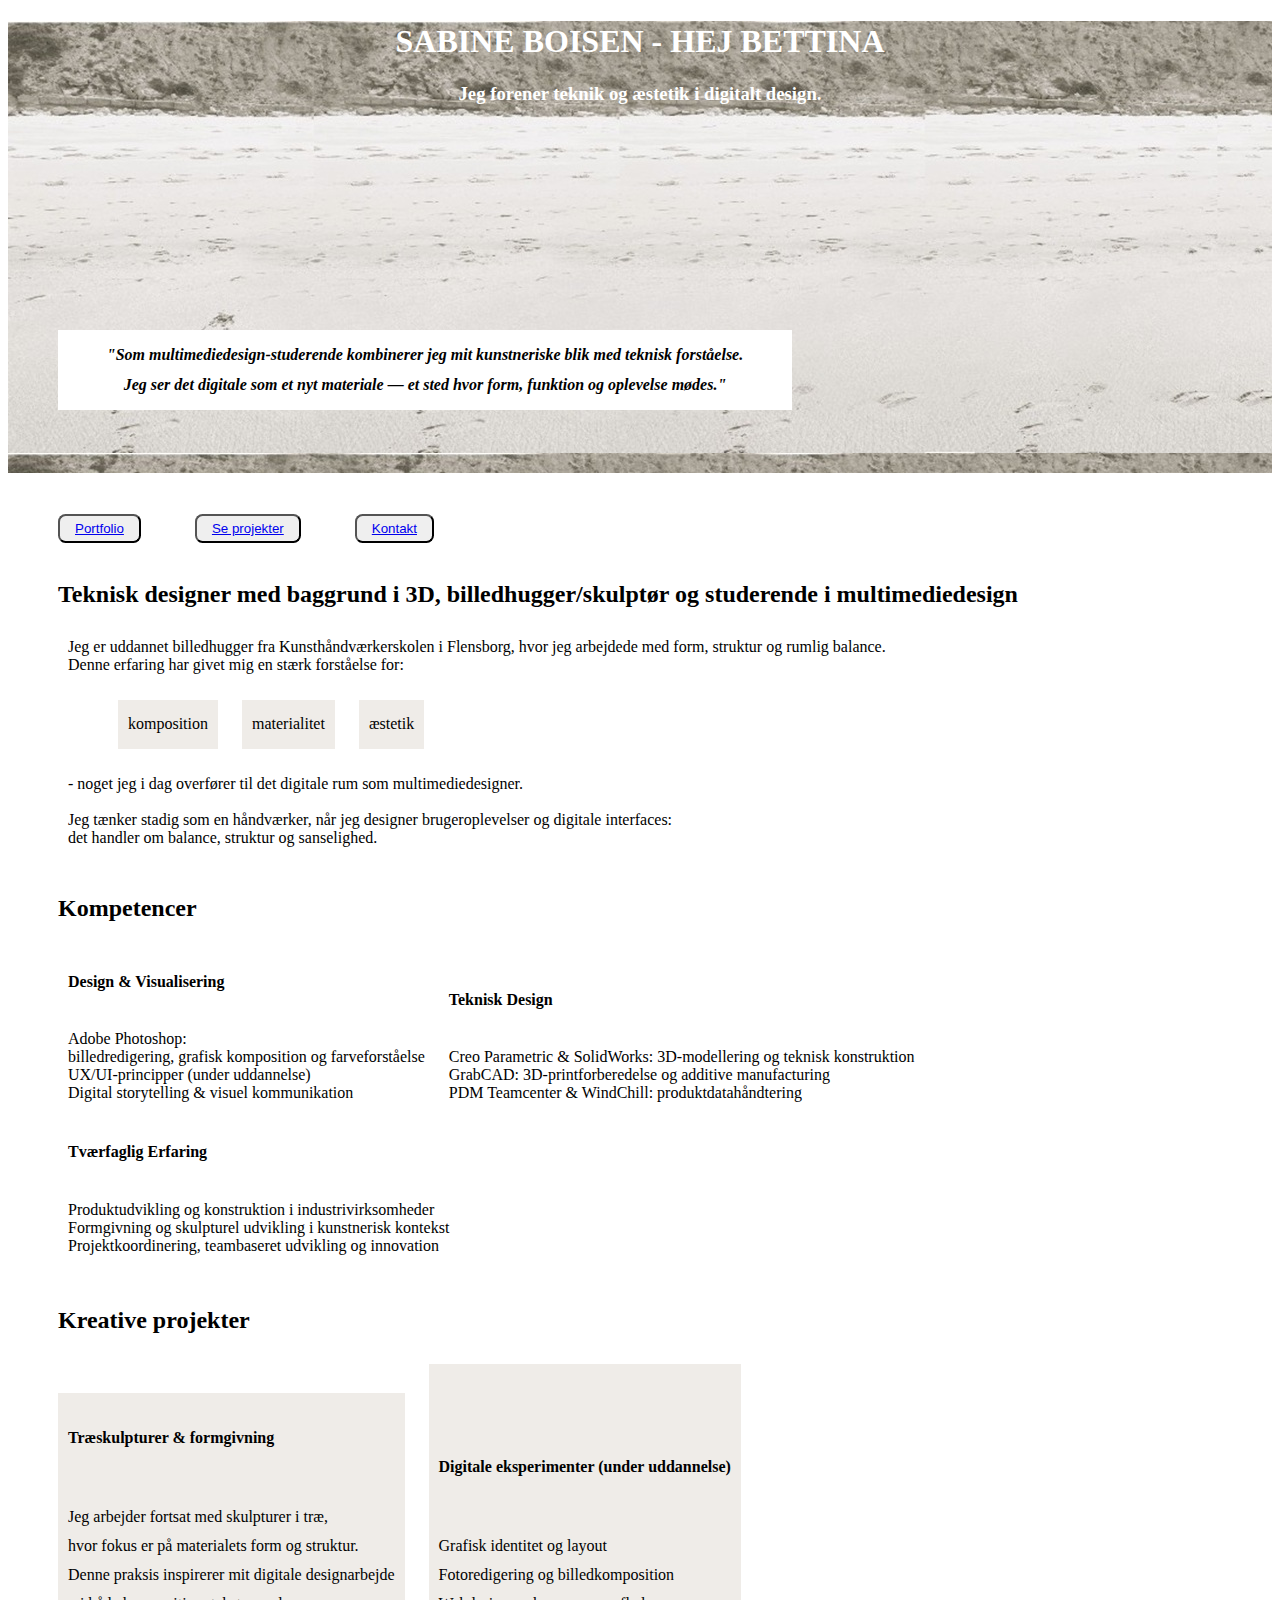
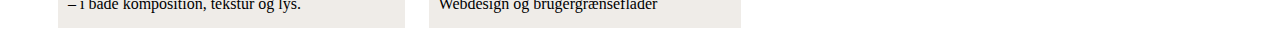
<file: Multimediedesigner Sabine.html>
<!DOCTYPE html>
<html lang="en">

<head>
    <meta charset="UTF-8">
    <meta name="viewport" content="width=device-width, initial-scale=1.0">
    <title>Multimediedesigner Sabine</title>
    <style>
        body {
            font-family: Lucida console;
        }

        header {
            background-image: url(Sabboi.JPG);
        }

        h1 {
            color: white;
            text-transform: uppercase;
            text-align: center;
            line-height: 40px;
        }

        h2 {
            margin-left: 50px;
        }

        h3 {
            color: white;
            text-align: center;

        }

        h5 {
            font-style: italic;
            font-size: 16px;
            line-height: 30px;
            text-align: center;
            background-color: white;
            margin-right: 430px;
            padding-top: 10px;
            padding-bottom: 10px;
        }

        p {
            text-align: center;
        }

        section {
            margin: 5px 50px;
        }

        article {
            display: inline-block;
            margin: 10px;
        }

        ul li {
            background-color: rgb(239, 236, 232);
            line-height: 1.8;
            margin: 10px;
            padding: 10px;
            display: inline-block;
            align-content: center;
        }

        ul {
            list-style-type: none;
        }

        button {
            display: inline-block;
            align-items: center;
            padding: 5px 15px;
            border-radius: 2mm;
            margin-left: 50px
        }
    </style>
</head>

<body>
    <header>
        <section>
            <h1>Sabine Boisen - Hej Bettina</h1>
            <h3>Jeg forener teknik og æstetik i digitalt design.</h3>
            <br>
            <br>
            <br>
            <br>
            <br>
            <br>
            <br>
            <br>
            <br>
            <br>
            <h5>"Som multimediedesign-studerende kombinerer jeg mit kunstneriske blik
                med teknisk forståelse.
                <br>Jeg ser det digitale som et nyt materiale
                — et sted hvor form, funktion og oplevelse mødes."
            </h5>
            <br>
            <br>
        </section>
    </header>
    <br>
    <br>
    <main>
        <nav>
            <button><a href="Portfolio Sabine.html">Portfolio</a></button>
            <button><a href="#Se projekter">Se projekter</a></button>
            <button><a href="#contact">Kontakt</a></button>
        </nav>
        <br>
        <h2>Teknisk designer med baggrund i 3D, billedhugger/skulptør og
            studerende i multimediedesign</h2>
        <section>
            <article>
                Jeg er uddannet billedhugger fra Kunsthåndværkerskolen i Flensborg, hvor jeg arbejdede med form,
                struktur og rumlig balance.
                <br>Denne erfaring har givet mig en stærk forståelse for:
                <ul>
                    <li>komposition</li>
                    <li>materialitet</li>
                    <li>æstetik</li>
                </ul>
                - noget jeg i dag overfører til det digitale rum som multimediedesigner.
                <br>
                <br>Jeg tænker stadig som en håndværker, når jeg designer brugeroplevelser og digitale interfaces:
                <br>det handler om balance, struktur og sanselighed.
                <br>
                <br>
            </article>
        </section>
        <h2>Kompetencer</h2>
        <SECTION>
            <article>
                <h4>Design & Visualisering</h4>
                <br>Adobe Photoshop:
                <br>billedredigering, grafisk komposition og farveforståelse
                <br>UX/UI-principper (under uddannelse)
                <br>Digital storytelling & visuel kommunikation
            </article>
            <article>
                <h4>Teknisk Design</h4>
                <br>Creo Parametric & SolidWorks: 3D-modellering og teknisk konstruktion
                <br>GrabCAD: 3D-printforberedelse og additive manufacturing
                <br>PDM Teamcenter & WindChill: produktdatahåndtering
            </article>
            <article>
                <h4>Tværfaglig Erfaring</h4>
                <br>Produktudvikling og konstruktion i industrivirksomheder
                <br>Formgivning og skulpturel udvikling i kunstnerisk kontekst
                <br>Projektkoordinering, teambaseret udvikling og innovation
                <br>
            </article>
        </SECTION>
        <br>

    </main>
    <footer>
        <h2>Kreative projekter</h2>
        <ul>
            <li>
                <h4>Træskulpturer & formgivning</h4>
                <br>Jeg arbejder fortsat med skulpturer i træ,
                <br>hvor fokus er på materialets form og struktur.
                <br>Denne praksis inspirerer mit digitale designarbejde
                <br>– i både komposition, tekstur og lys.
            </li>

            <li>
                <br>
                <br>
                <h4>Digitale eksperimenter (under uddannelse)</h4>
                <br>Grafisk identitet og layout
                <br>Fotoredigering og billedkomposition
                <br>Webdesign og brugergrænseflader
            </li>
    </footer>
</body>

</html>
</file>
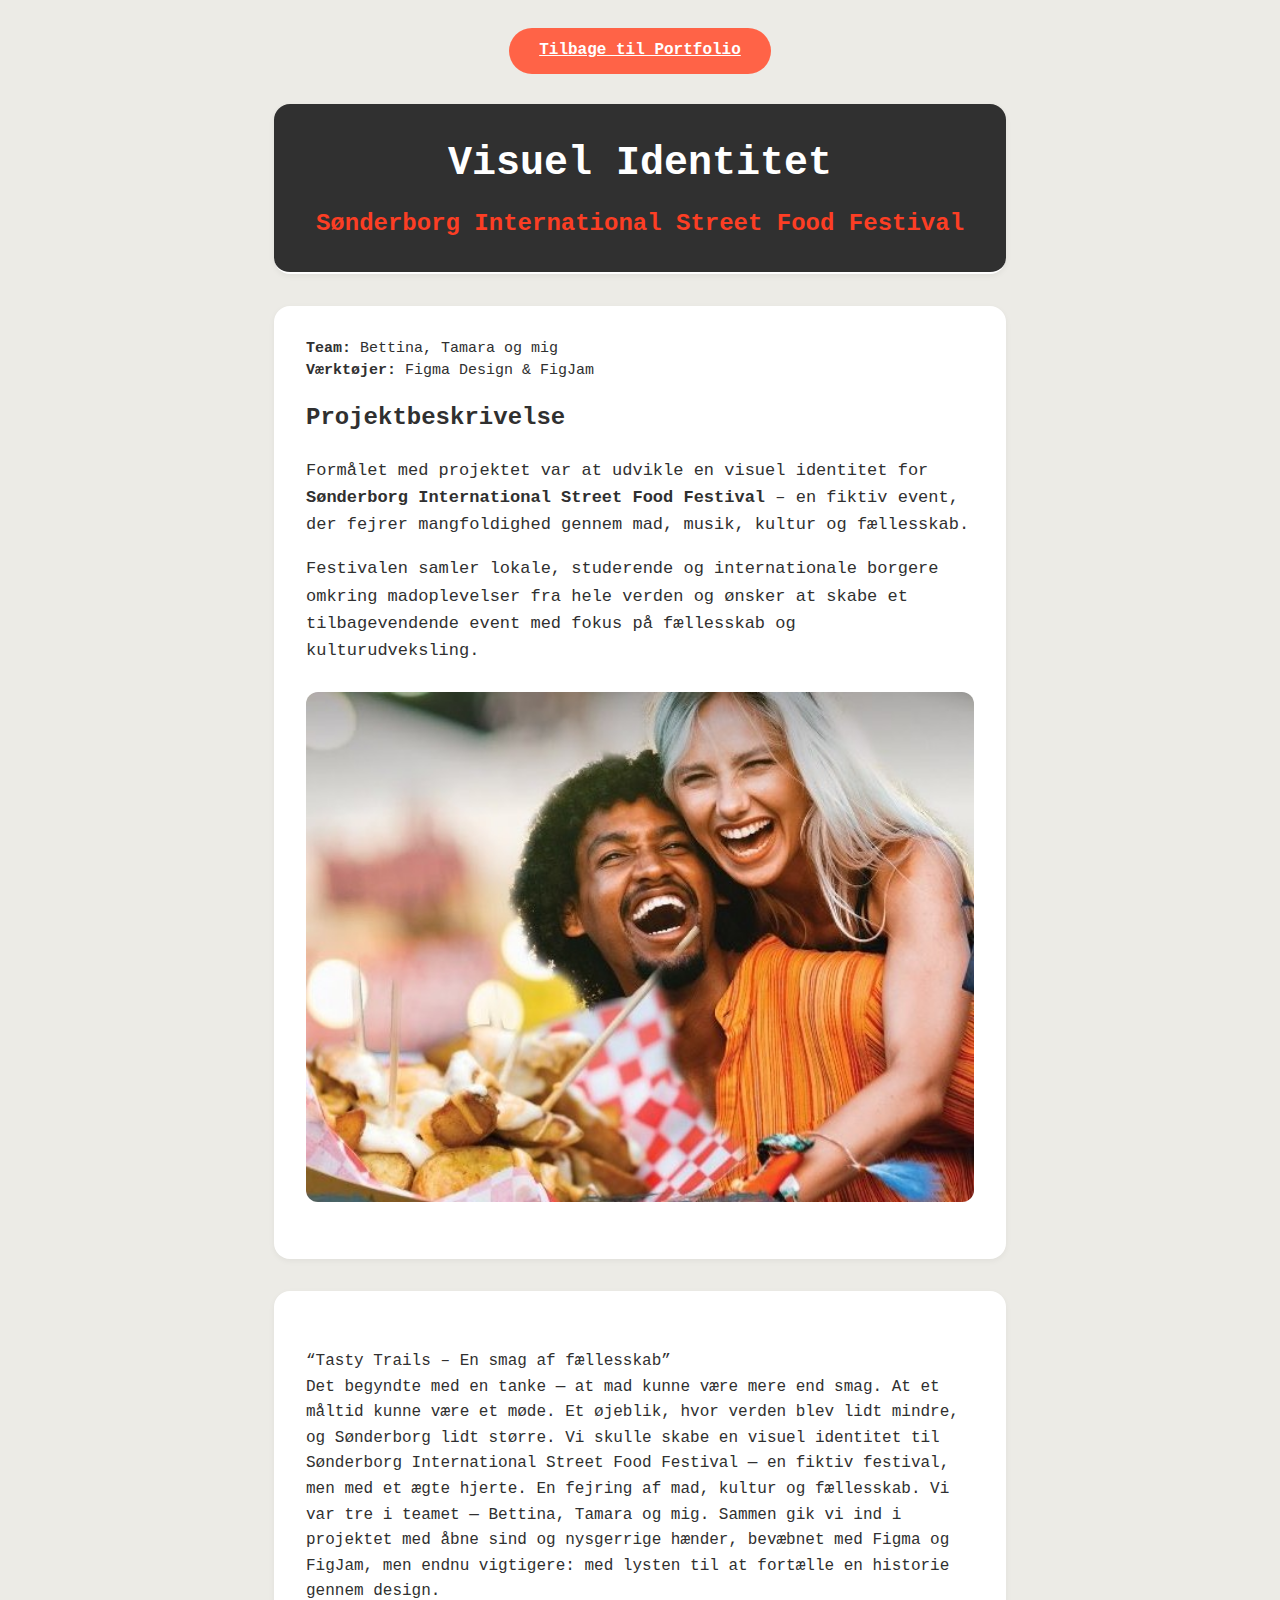
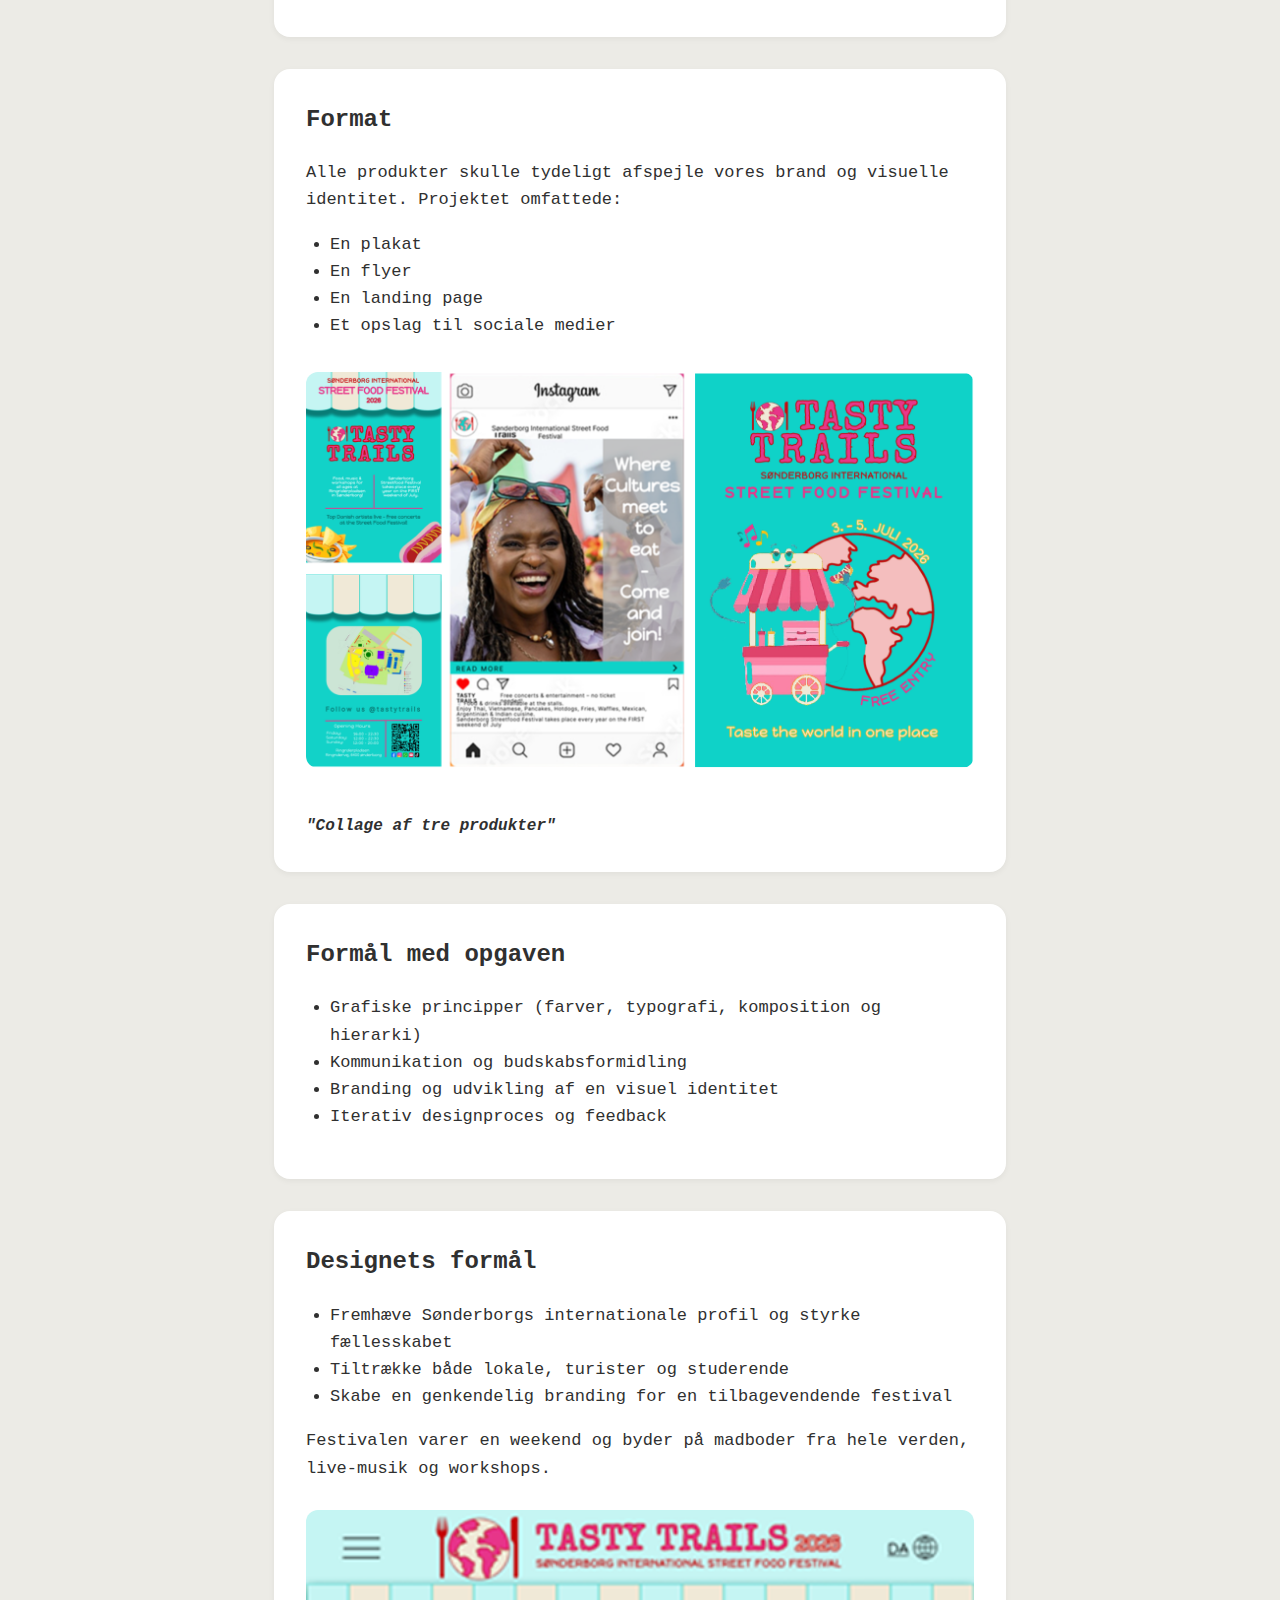
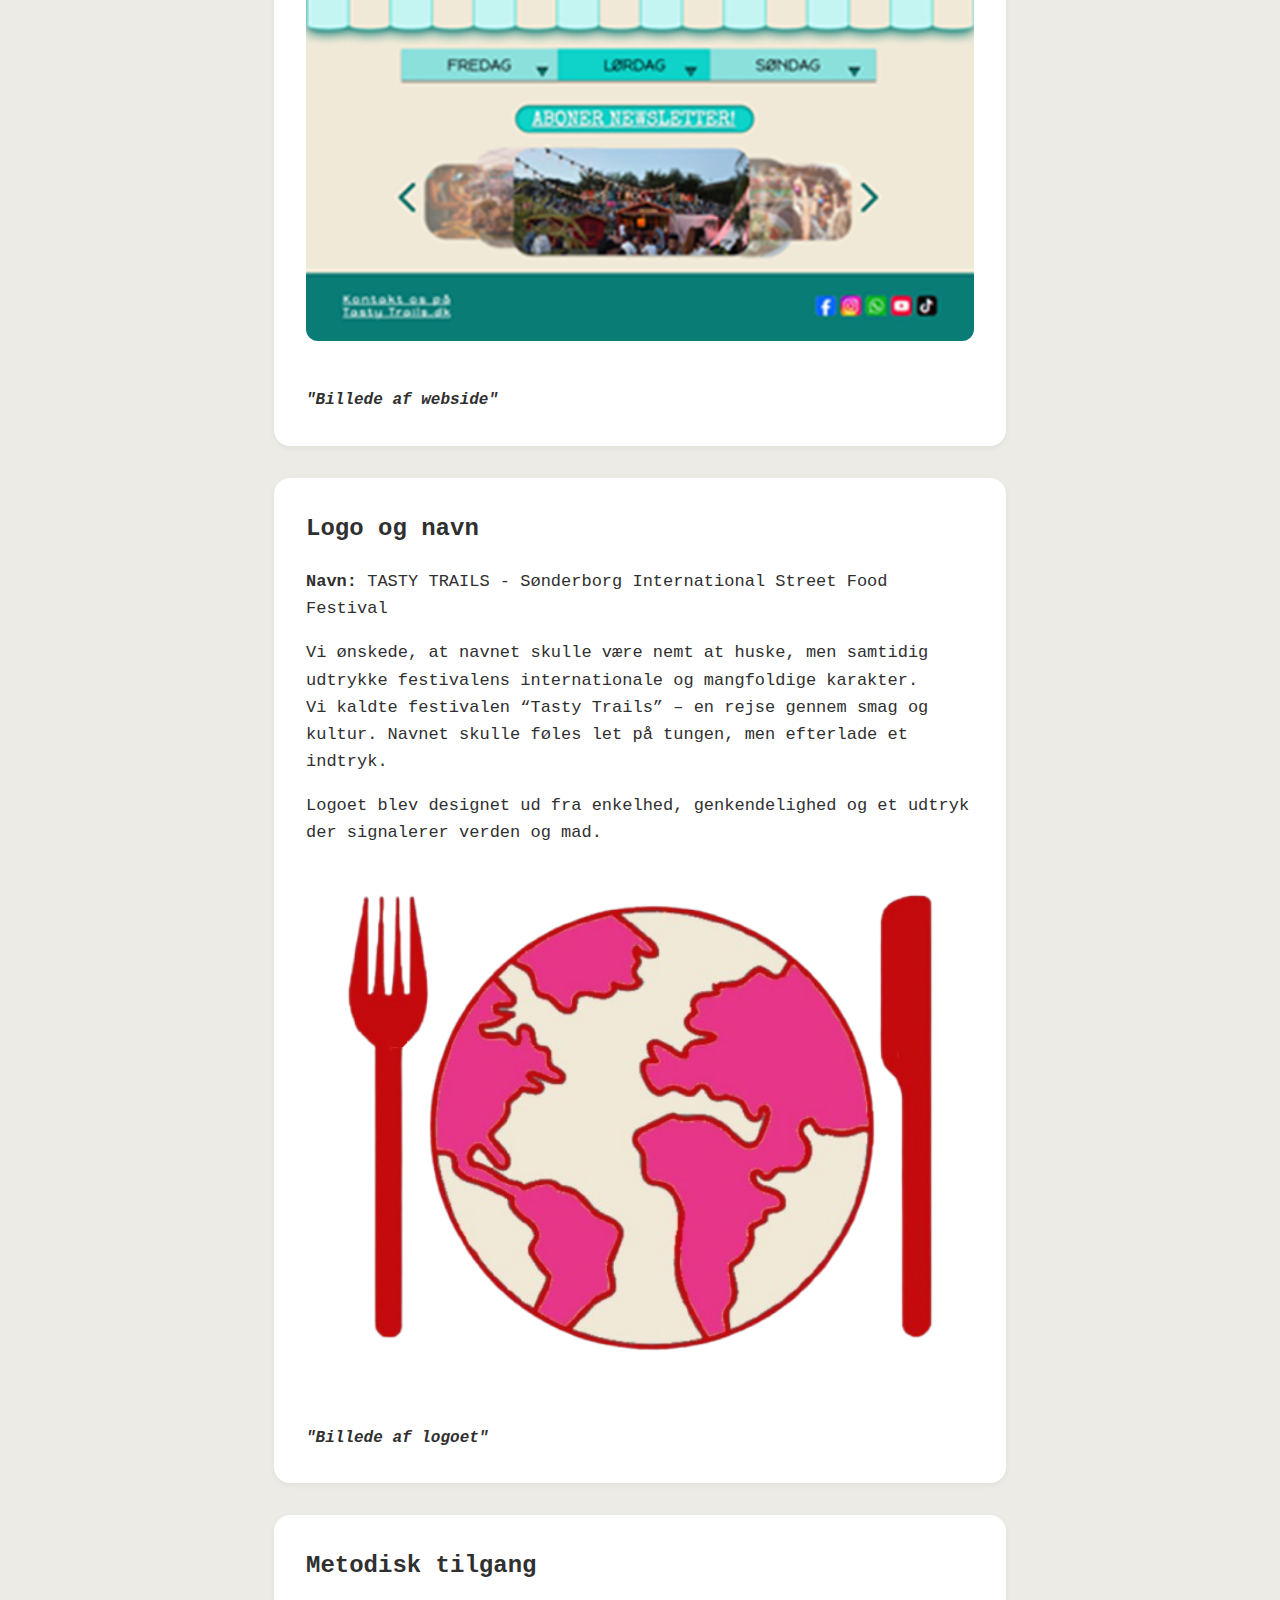
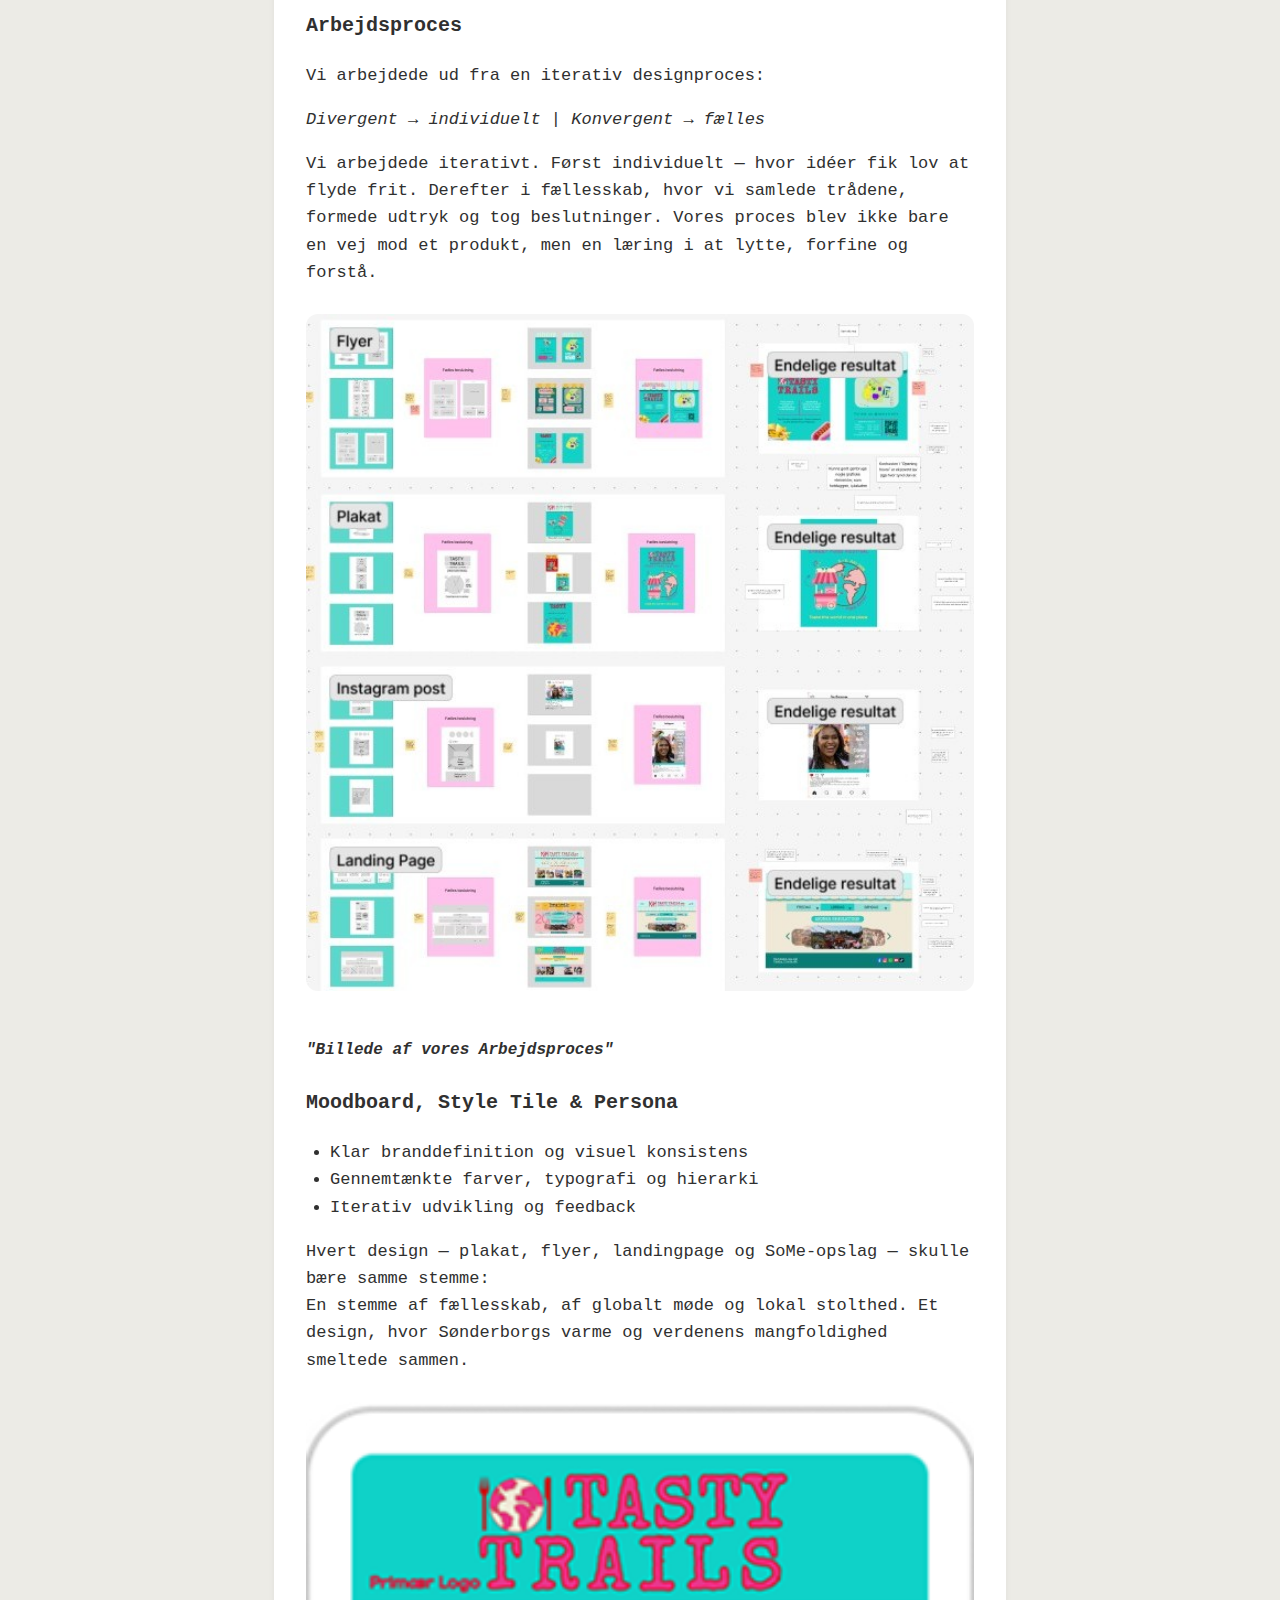
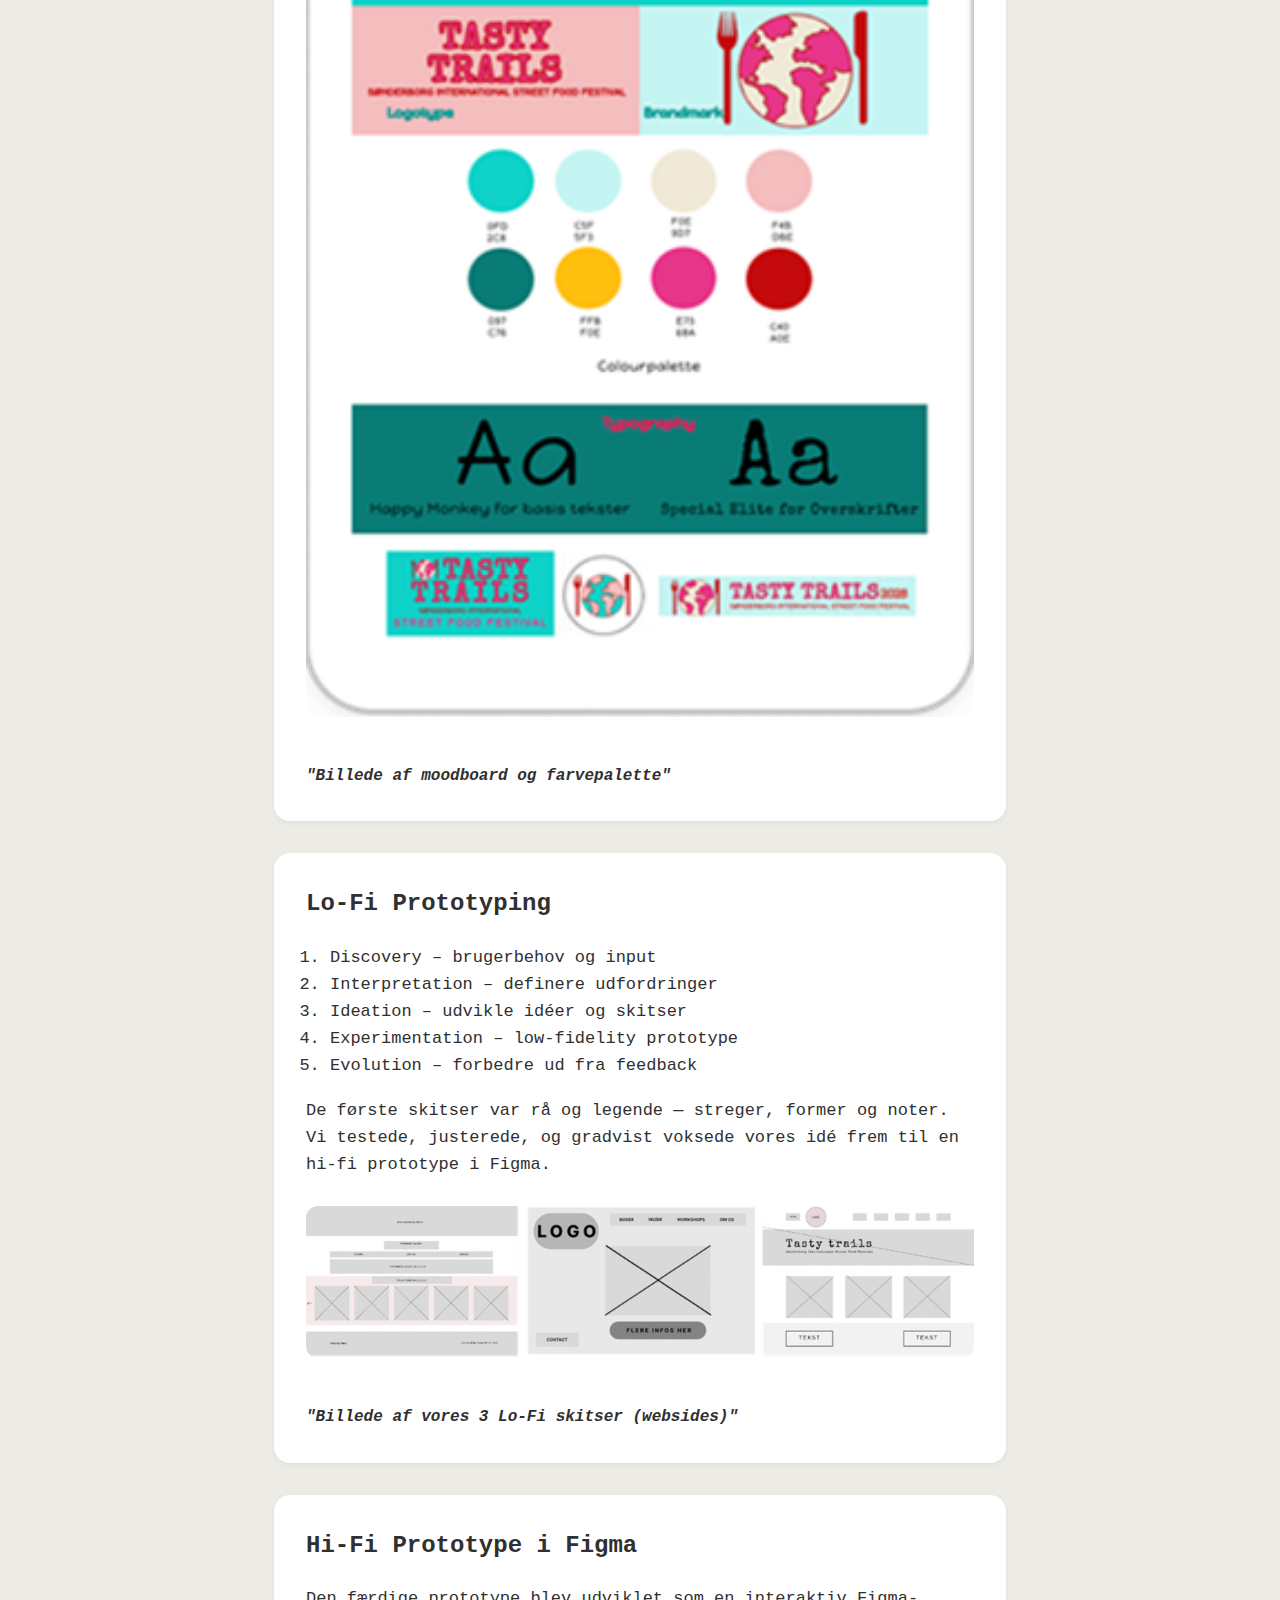
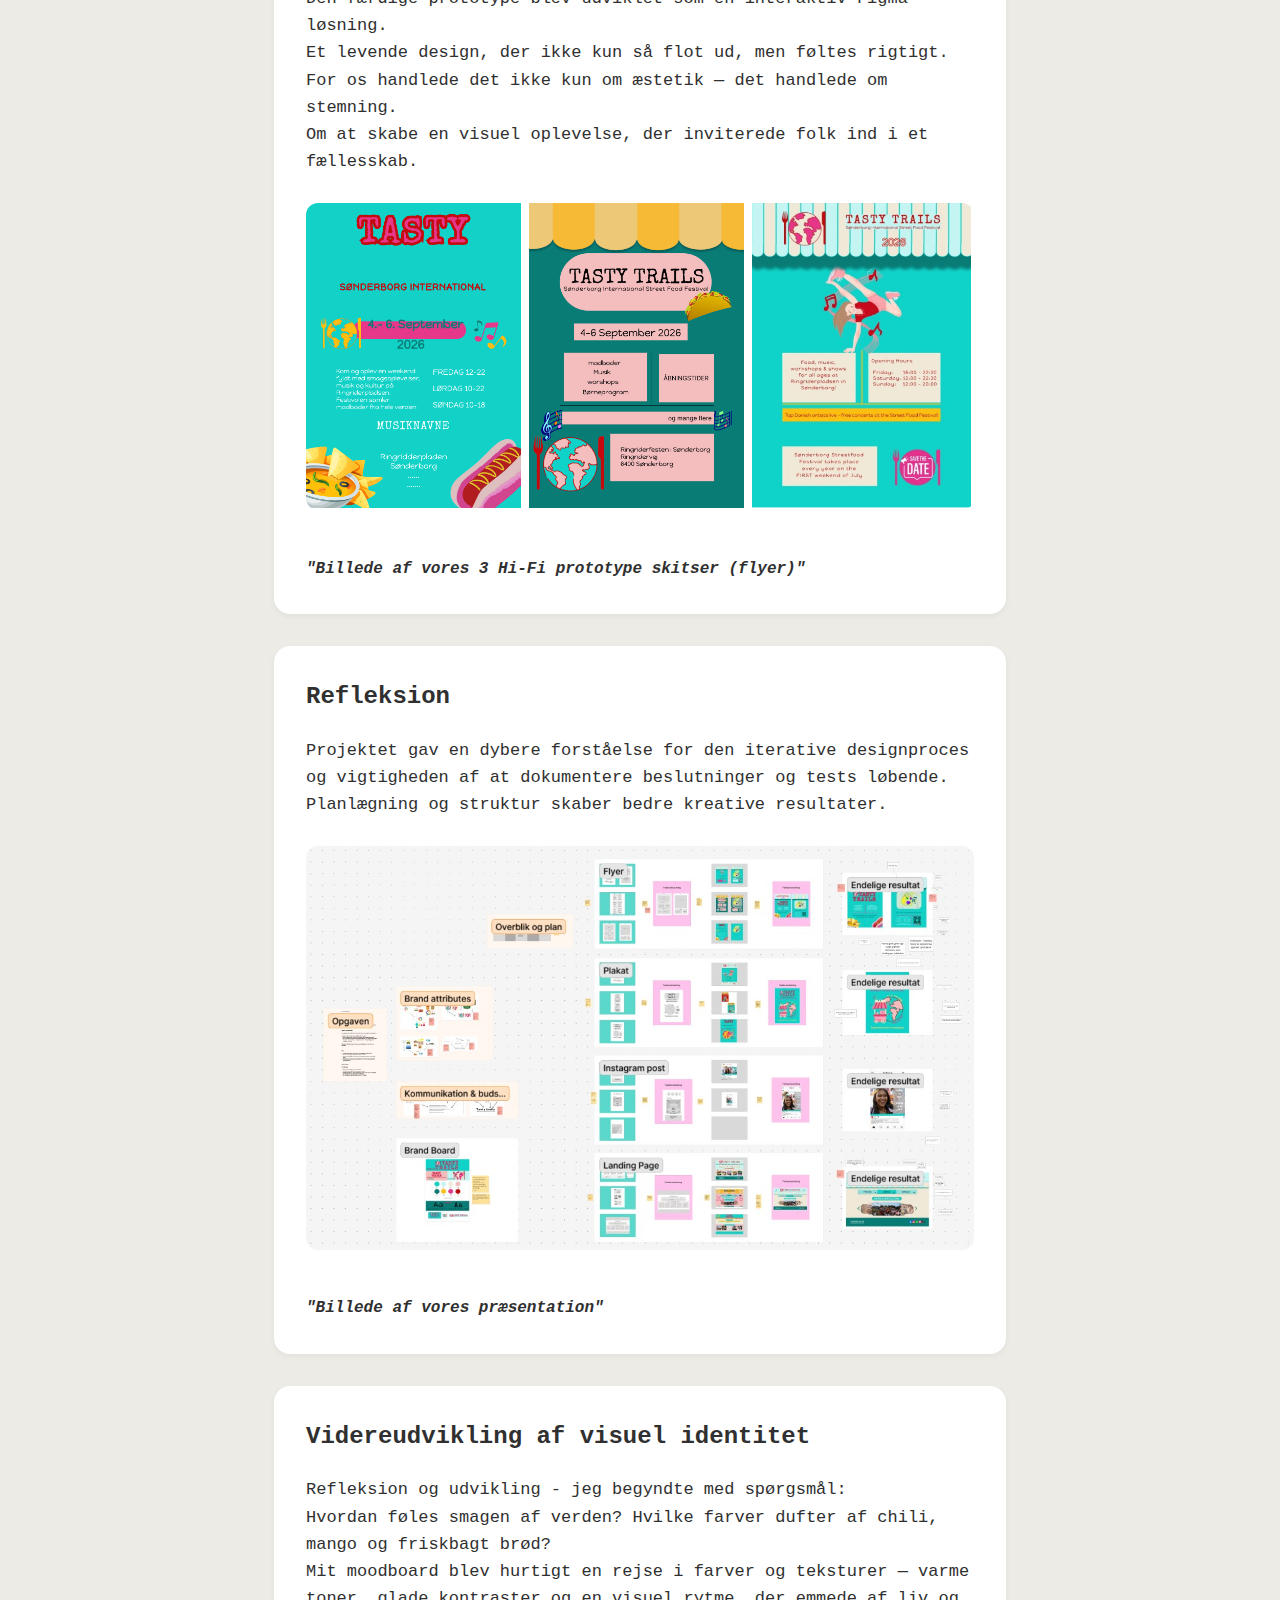
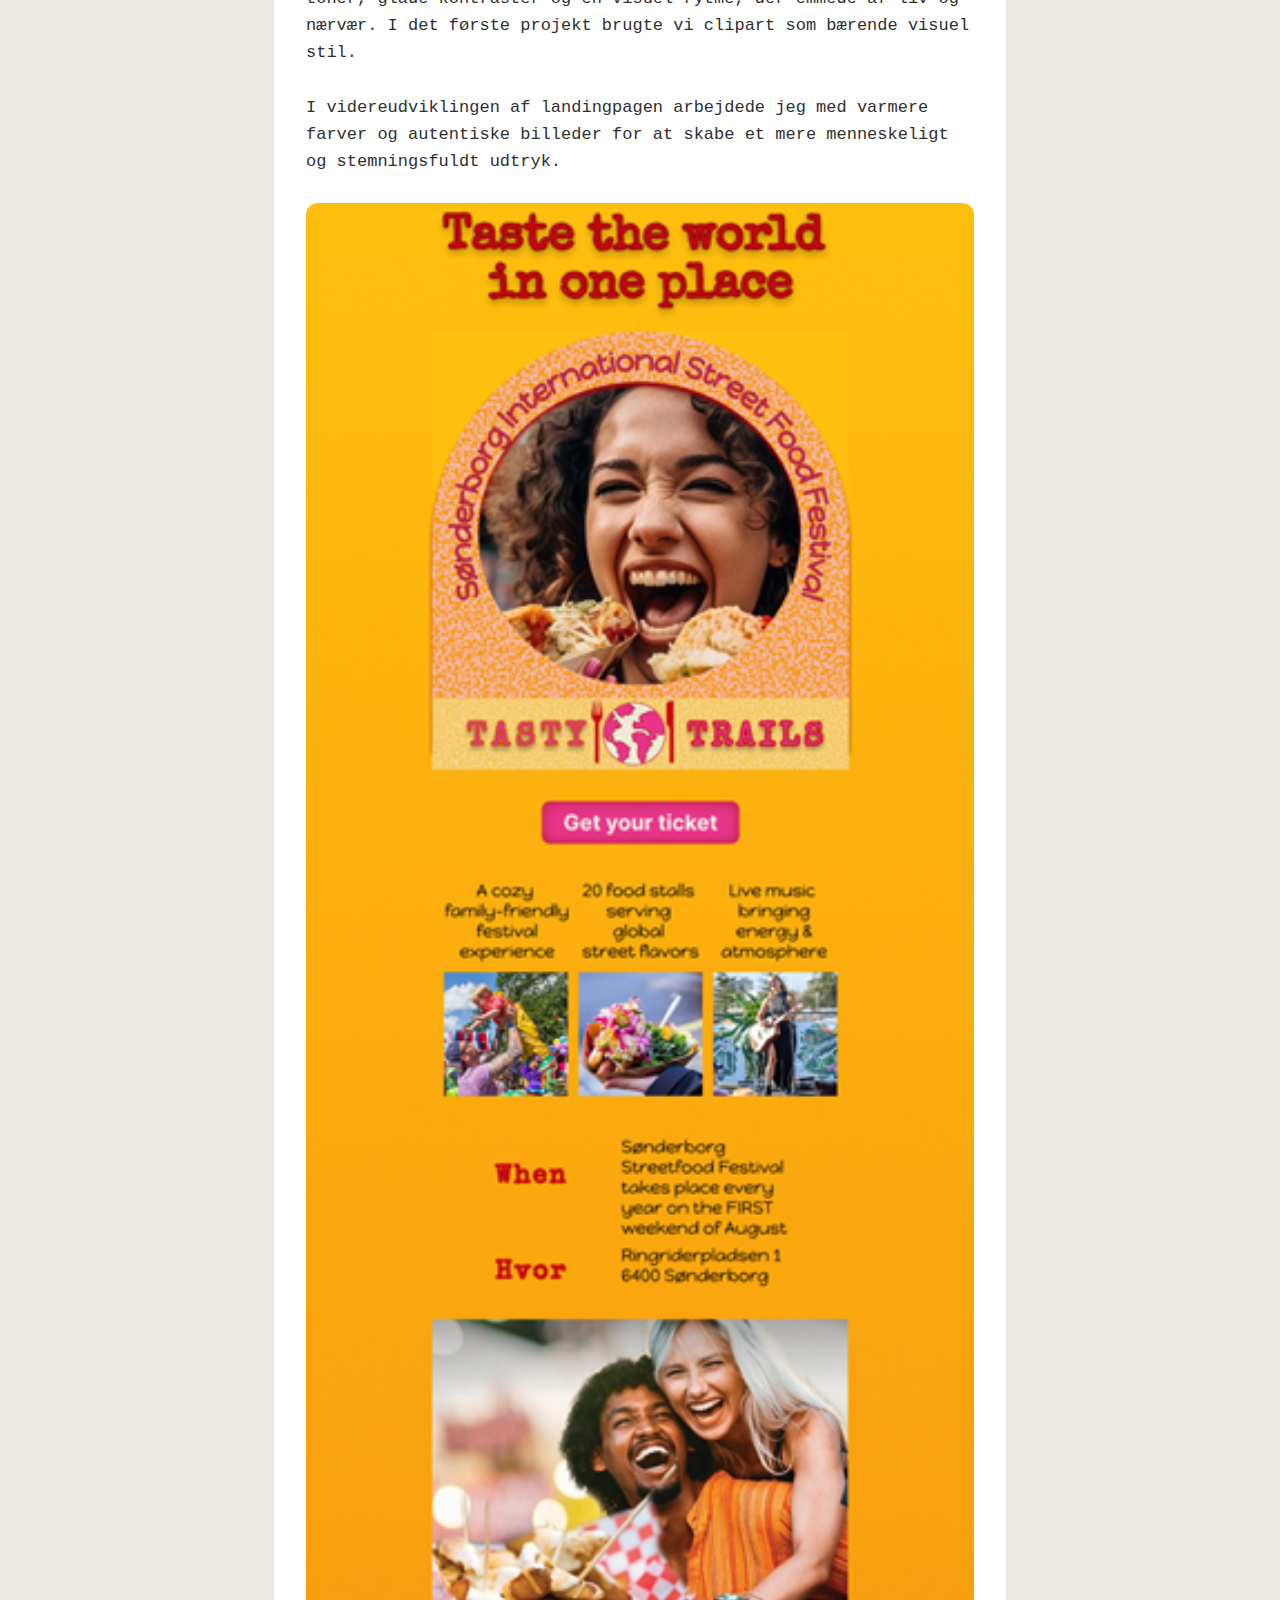
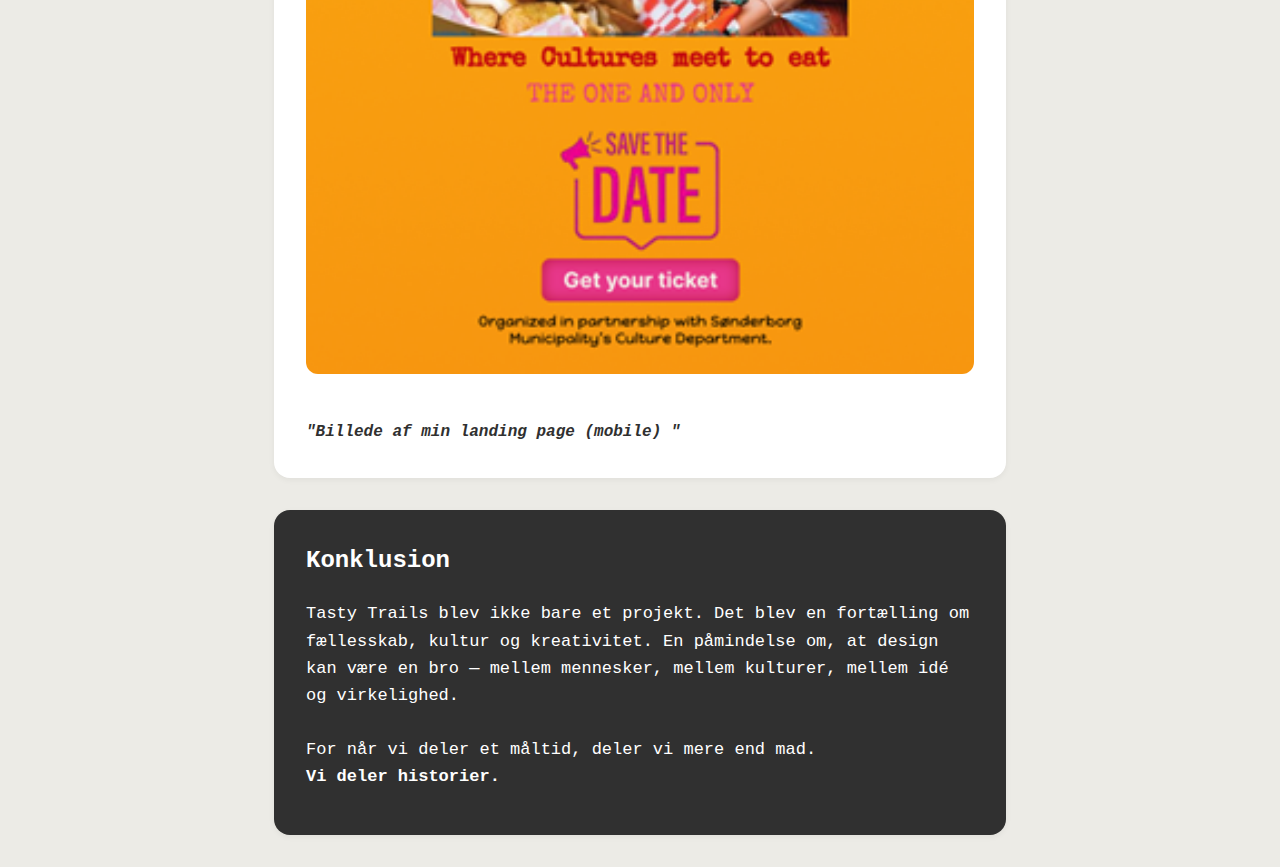
<file: Projekt - Visuel Identitet.html>
<!DOCTYPE html>
<html lang="en">

<head>
    <meta charset="UTF-8">
    <meta name="viewport" content="width=device-width, initial-scale=1.0">
    <title>Projekt - Visuel Identitet</title>
    <style>
        
        body {

            font-family: 'Courier New', monospace;
            background-color: rgba(236, 235, 230, 1);
            color: rgba(48, 48, 48, 1);
            line-height: 1.6;
        }

        nav {

            align-content: center;
            padding-bottom: 30px;
            text-align: center;

        }

        header {
            max-width: 1140px;
            background-color: rgba(48, 48, 48, 1);
            color: white;
            border-bottom: 2px solid;
            text-align: center;
            padding-block: 20px;
            margin-left: 266px;
            margin-right: 266px;
            border-radius: 16px;
            margin-bottom: 32px;
            box-shadow: 0 2px 6px rgba(0, 0, 0, 0.05);
        }

        header h1 {
            font-family: "JetBrains Mono", monospace;
            font-style: normal;
            font-size: 40px;
            line-height: 70%;
        }

        header p {
            color: rgba(252, 62, 36, 1);
            margin: 8px;
            font-size: 24px;
            font-weight: bold;
            border-radius: 16px;
        }

        main {
            margin-left: 150px;
            margin-right: 150px;
            padding: 0 16px;
        }

        section {
            background: white;
            border-radius: 16px;
            padding: 32px;
            margin-bottom: 32px;
            box-shadow: 0 2px 6px rgba(0, 0, 0, 0.05);
            margin-left: 100px;
            margin-right: 100px;
        }

        section.footer {
            margin-left: 100px;
            margin-right: 100px;
            background-color: rgba(48, 48, 48, 1);
            color: white;
        }

        

        h2 {
            margin-top: 0;
            font-size: 24px;
        }

        h3 {
            font-size: 20px;
            margin-top: 24px;
        }

        h4 {
            font-style: italic;
            margin-bottom: 0px;
        }

        p {
            font-size: 17px;
            margin-bottom: 12px;
        }

        ul,
        ol {
            padding-left: 24px;
            font-size: 17px;
        }

        img {
            width: 100%;
            border-radius: 12px;
            margin: 16px 0;
        }

        .team {
            font-size: 15px;
            margin-bottom: 16px;
            line-height: 1.5;
        }

        footer {
            text-align: center;
            font-size: 14px;
            padding: 32px;
        }

        .button {
            display: inline-block;
            padding: 10px 30px;
            margin-top: 20px;
            background-color: #ff6347;
            color: white;
            font-weight: bold;
            border-radius: 30px;
        }
      
    </style>
</head>

<body>
    <nav>
        <a href="index.html" class="button">Tilbage til Portfolio</a>
    </nav>
    <header>
        <h1>Visuel Identitet</h1>
        <p>Sønderborg International Street Food Festival</p>
    </header>
    <main>
        <section>
            <div class="team">
                <strong>Team:</strong> Bettina, Tamara og mig<br>
                <strong>Værktøjer:</strong> Figma Design & FigJam
            </div>
            <h2>Projektbeskrivelse</h2>
            <p>Formålet med projektet var at udvikle en visuel identitet for
                <br><strong>Sønderborg International Street Food Festival</strong> – en fiktiv event, der fejrer
                mangfoldighed gennem mad, musik, kultur og
                fællesskab.
            </p>
            <p>Festivalen samler lokale, studerende og internationale borgere omkring madoplevelser fra hele verden og
                ønsker at skabe et tilbagevendende event med fokus på fællesskab og kulturudveksling.</p>
            <img src="B1.jpg" alt="Billede af festivalstemning">
        </section>
        <section>
            <br>“Tasty Trails – En smag af fællesskab”
            <br>Det begyndte med en tanke — at mad kunne være mere end smag.
            At et måltid kunne være et møde. Et øjeblik, hvor verden blev lidt mindre, og Sønderborg lidt større.
            Vi skulle skabe en visuel identitet til Sønderborg International Street Food Festival — en fiktiv festival,
            men med et ægte hjerte. En fejring af mad, kultur og fællesskab.
            Vi var tre i teamet — Bettina, Tamara og mig. Sammen gik vi ind i projektet med åbne sind og nysgerrige
            hænder, bevæbnet med Figma og FigJam, men endnu vigtigere: med lysten til at fortælle en historie gennem
            design.
        </section>
        <section>
            <h2>Format</h2>
            <p>Alle produkter skulle tydeligt afspejle vores brand og visuelle identitet. Projektet omfattede:</p>
            <ul>
                <li>En plakat</li>
                <li>En flyer</li>
                <li>En landing page</li>
                <li>Et opslag til sociale medier</li>
            </ul>
            <img src="Collage.png" alt="Collage af de fire produkter">
            <h4>"Collage af tre produkter"</h4>
        </section>

        <section>
            <h2>Formål med opgaven</h2>
            <ul>
                <li>Grafiske principper (farver, typografi, komposition og hierarki)</li>
                <li>Kommunikation og budskabsformidling</li>
                <li>Branding og udvikling af en visuel identitet</li>
                <li>Iterativ designproces og feedback</li>
            </ul>
        </section>

        <section>
            <h2>Designets formål</h2>
            <ul>
                <li>Fremhæve Sønderborgs internationale profil og styrke fællesskabet</li>
                <li>Tiltrække både lokale, turister og studerende</li>
                <li>Skabe en genkendelig branding for en tilbagevendende festival</li>
            </ul>
            <p>Festivalen varer en weekend og byder på madboder fra hele verden, live-musik og workshops.</p>
            <img src="webside.png" alt="billede af webside">
            <h4>"Billede af webside"</h4>
        </section>

        <section>
            <h2>Logo og navn</h2>
            <p><strong>Navn:</strong> TASTY TRAILS - Sønderborg International Street Food Festival</p>

            <p>Vi ønskede, at navnet skulle være nemt at huske, men samtidig udtrykke festivalens internationale og
                mangfoldige karakter.
                <br>Vi kaldte festivalen “Tasty Trails” – en rejse gennem smag og kultur.
                Navnet skulle føles let på tungen, men efterlade et indtryk.
            </p>
            <p>Logoet blev designet ud fra enkelhed, genkendelighed og et udtryk der signalerer verden og mad.</p>
            <img src="LOGO.png" alt="billede af logoet">
            <h4>"Billede af logoet"</h4>
        </section>

        <section>
            <h2>Metodisk tilgang</h2>
            <h3>Arbejdsproces</h3>
            <p>Vi arbejdede ud fra en iterativ designproces:</p>
            <p><em>Divergent → individuelt | Konvergent → fælles</em></p>
            <p>Vi arbejdede iterativt. Først individuelt — hvor idéer fik lov at flyde frit. Derefter i fællesskab, hvor
                vi samlede trådene, formede udtryk og tog beslutninger.
                Vores proces blev ikke bare en vej mod et produkt, men en læring i at lytte, forfine og forstå.

            </p>
            <img src="Arbejdsproces.jpg" alt="billede af vores proces">
            <h4>"Billede af vores Arbejdsproces"</h4>

            <h3>Moodboard, Style Tile & Persona</h3>
            <ul>
                <li>Klar branddefinition og visuel konsistens</li>
                <li>Gennemtænkte farver, typografi og hierarki</li>
                <li>Iterativ udvikling og feedback</li>
            </ul>
            <p>Hvert design — plakat, flyer, landingpage og SoMe-opslag — skulle bære samme stemme:
                <br>En stemme af fællesskab, af globalt møde og lokal stolthed.
                Et design, hvor Sønderborgs varme og verdenens mangfoldighed smeltede sammen.
            </p>
            <img src="mood.png" alt="billede af moodboard og farvepalette">
            <h4>"Billede af moodboard og farvepalette"</h4>
        </section>

        <section>
            <h2>Lo-Fi Prototyping</h2>
            <ol>
                <li>Discovery – brugerbehov og input</li>
                <li>Interpretation – definere udfordringer</li>
                <li>Ideation – udvikle idéer og skitser</li>
                <li>Experimentation – low-fidelity prototype</li>
                <li>Evolution – forbedre ud fra feedback</li>
            </ol>
            <p>De første skitser var rå og legende — streger, former og noter.
                Vi testede, justerede, og gradvist voksede vores idé frem til en hi-fi prototype i Figma.
            </p>
            <img src="lo-fi-websides.jpg" alt="billede af Lo-Fi skitser">
            <h4>"Billede af vores 3 Lo-Fi skitser (websides)"</h4>
        </section>
        <section>
            <h2>Hi-Fi Prototype i Figma</h2>
            <p>Den færdige prototype blev udviklet som en interaktiv Figma-løsning.
                <br>Et levende design, der ikke kun så flot ud, men føltes rigtigt. For os handlede det ikke kun om
                æstetik — det handlede om stemning.
                <br>Om at skabe en visuel oplevelse, der inviterede folk ind i et fællesskab.
            </p>
            <img src="Hi-Fi Flyer.png" alt="billede af Hi-Fi skitser">
            <h4>"Billede af vores 3 Hi-Fi prototype skitser (flyer)"</h4>
        </section>
        <section>
            <h2>Refleksion</h2>
            <p>Projektet gav en dybere forståelse for den iterative designproces og vigtigheden af at dokumentere
                beslutninger og tests løbende. Planlægning og struktur skaber bedre kreative resultater.</p>
            <img src="Presention.jpg" alt="billede af præsentationen">
            <h4>"Billede af vores præsentation"</h4>
        </section>
        <section>
            <h2>Videreudvikling af visuel identitet</h2>
            <p>Refleksion og udvikling - jeg begyndte med spørgsmål:
                <br>Hvordan føles smagen af verden? Hvilke farver dufter af chili, mango og friskbagt brød?
                <br>Mit moodboard blev hurtigt en rejse i farver og teksturer — varme toner, glade kontraster og en
                visuel rytme,
                der emmede af liv og nærvær. I det første projekt brugte vi clipart som bærende visuel stil.
                <Br>
                <Br>I videreudviklingen af landingpagen arbejdede jeg med varmere farver og autentiske billeder for at
                skabe et mere menneskeligt og
                stemningsfuldt udtryk.
            </p>
            <img src="iPhone 13 & 14 - 5.png" alt="billede af min landing page">
            <h4>"Billede af min landing page (mobile) "</h4>
        </section>
        <section class="footer">
            <h2>Konklusion</h2>
            <p>
                Tasty Trails blev ikke bare et projekt.
                Det blev en fortælling om fællesskab, kultur og kreativitet.
                En påmindelse om, at design kan være en bro — mellem mennesker, mellem kulturer, mellem idé og
                virkelighed.
                <br>
                <br> For når vi deler et måltid, deler vi mere end mad.
                <br><strong>Vi deler historier.</strong>
            </p>
        </section>
    </main>


</body>

</html>
</file>
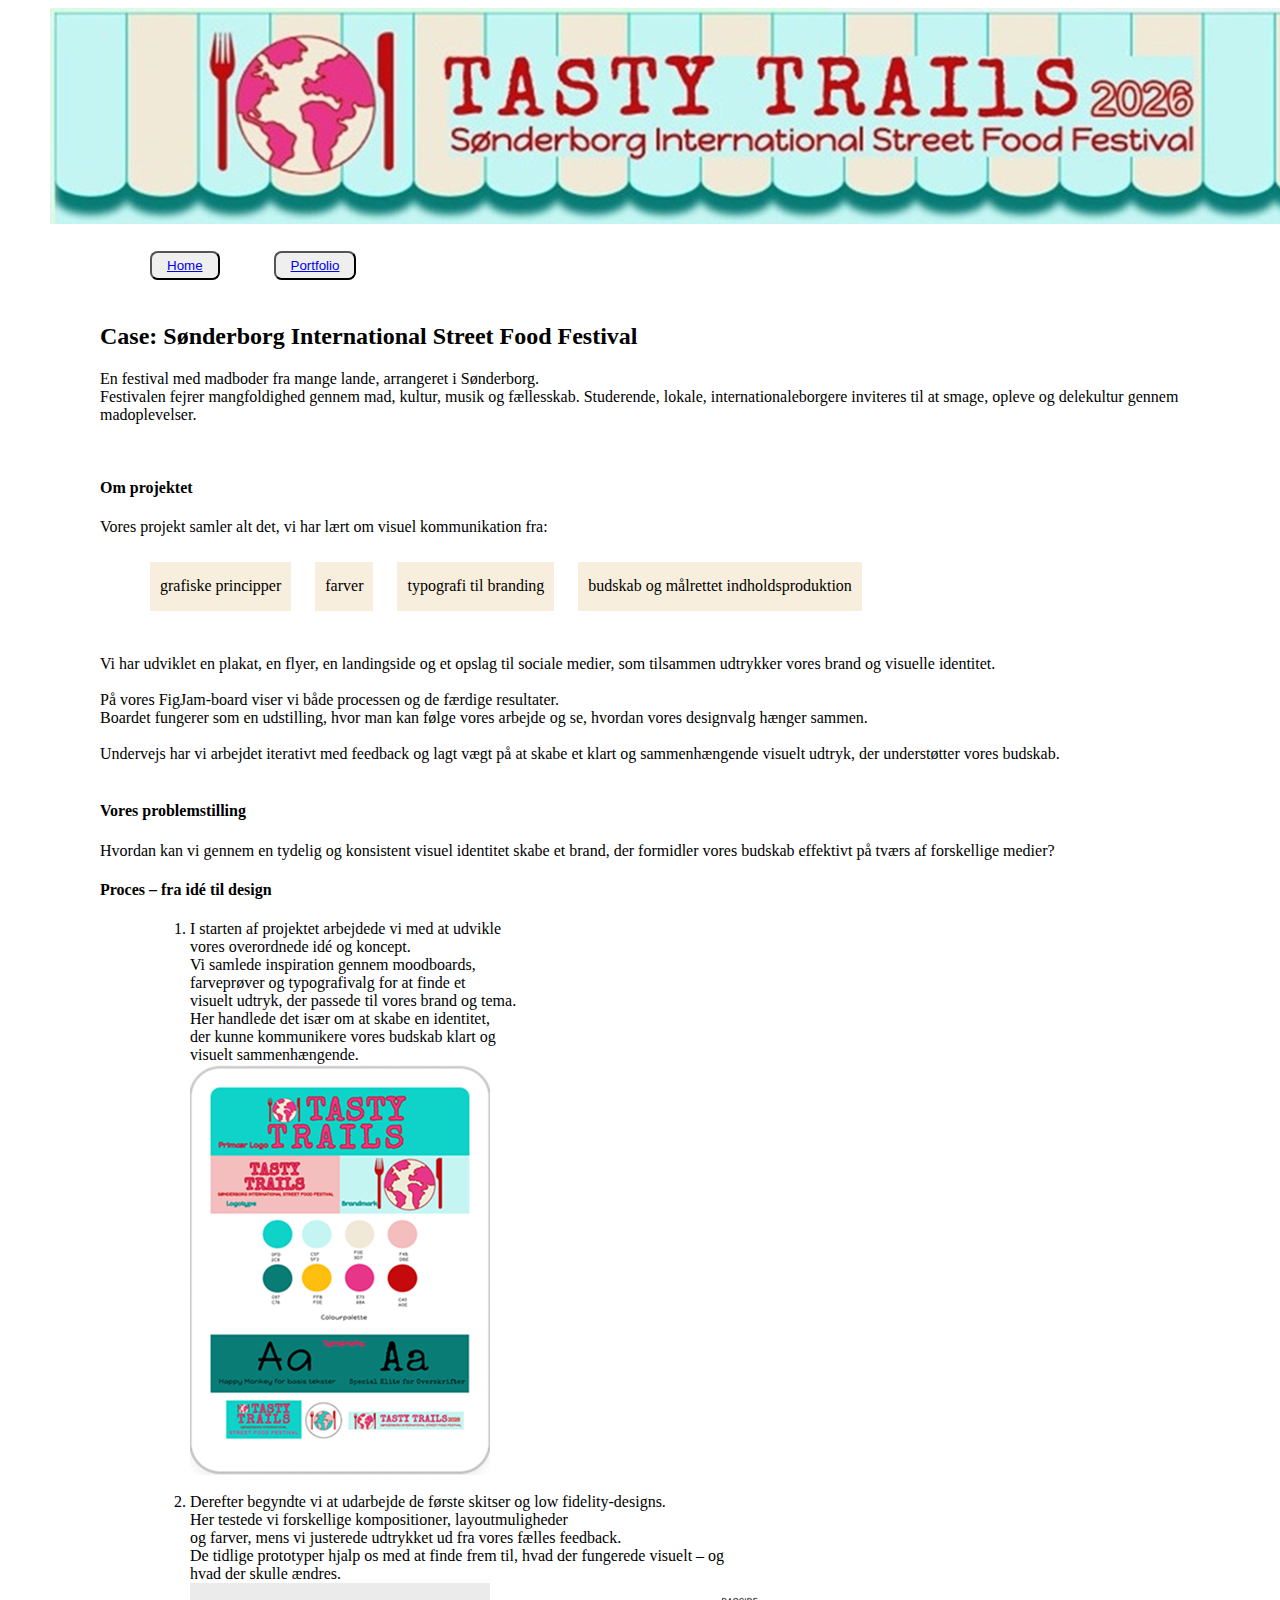
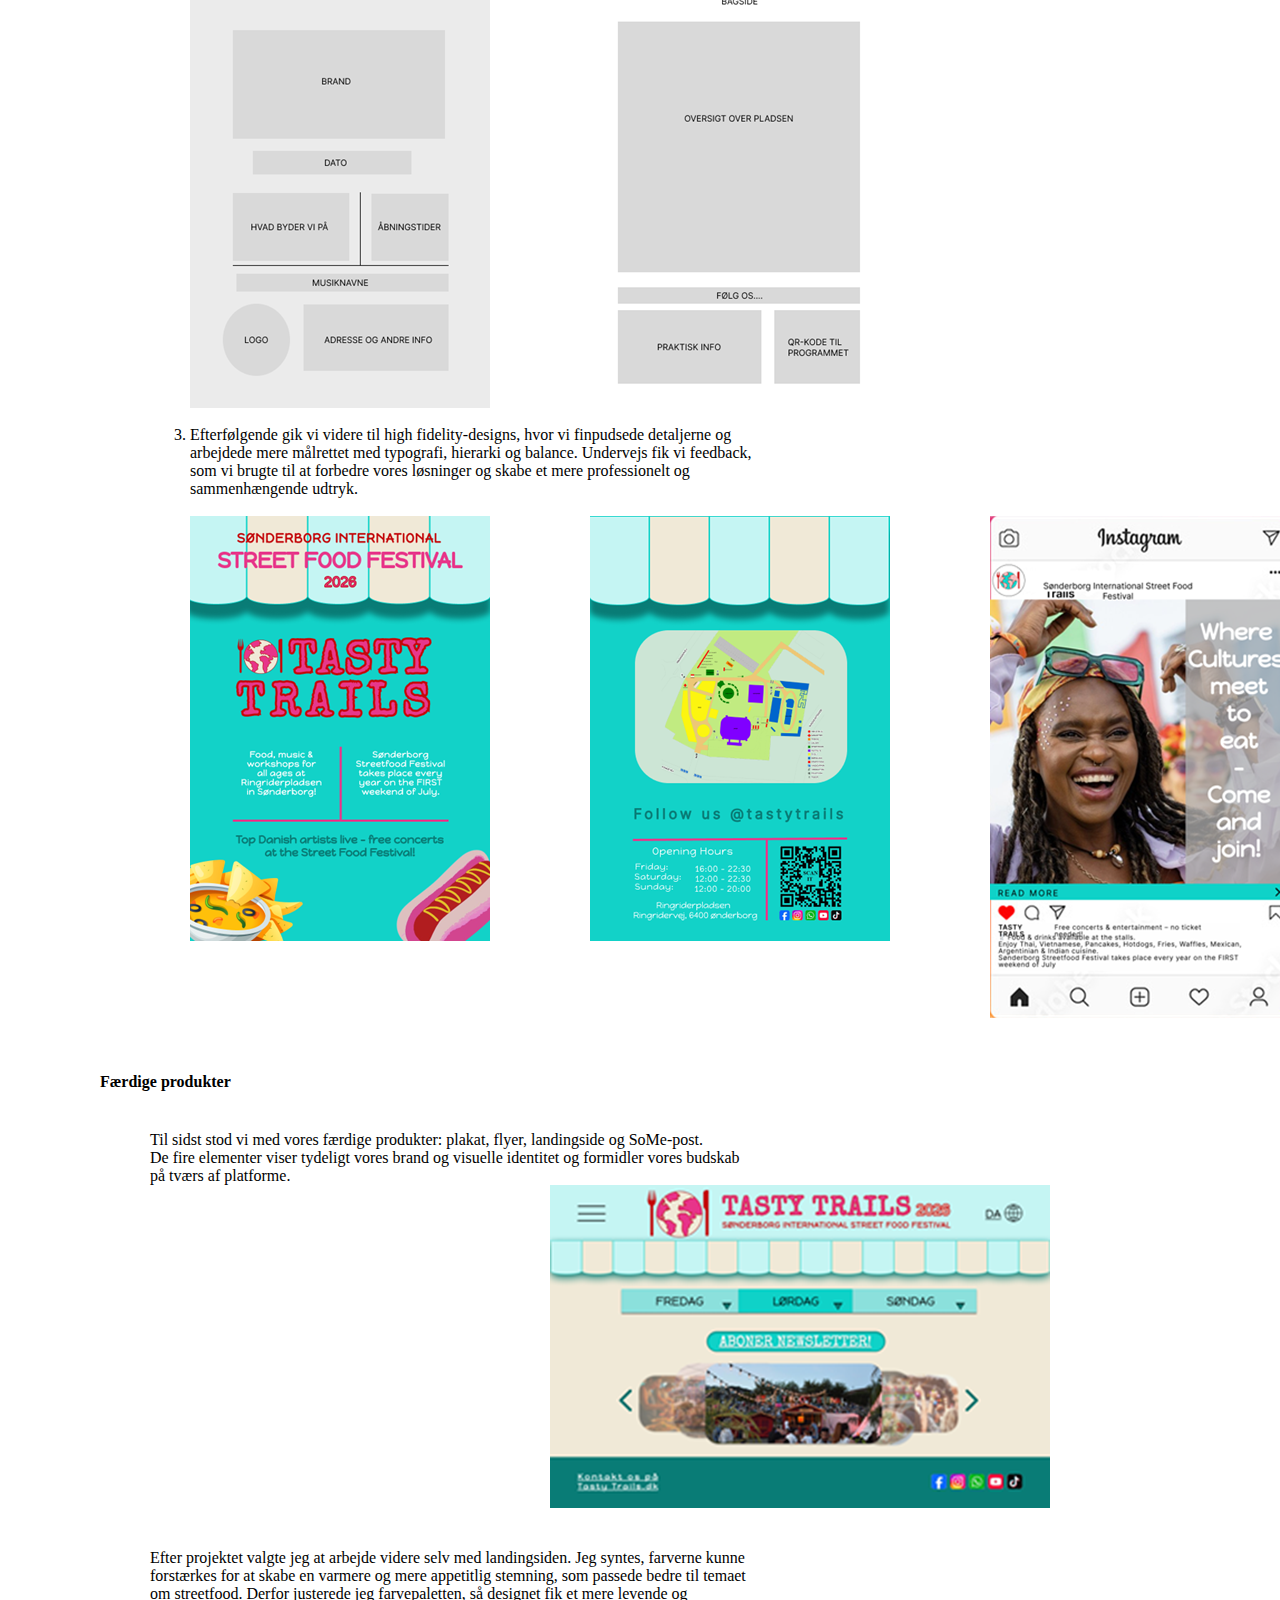
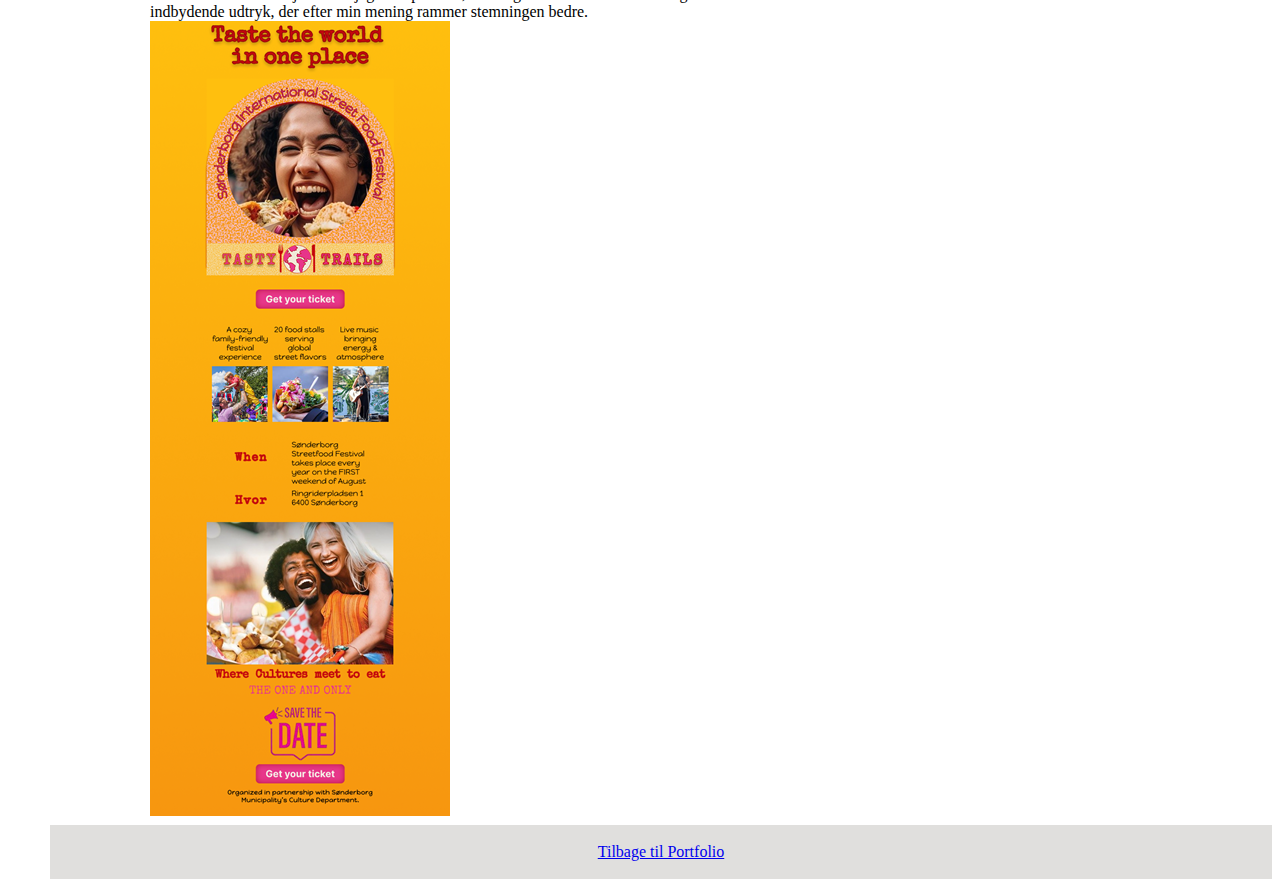
<file: Sønderborg Food festival - Sabine.html>
<!DOCTYPE html>
<html lang="en">

<head>
    <meta charset="UTF-8">
    <meta name="viewport" content="width=device-width, initial-scale=1.0">
    <title>Sønderborg Food festival</title>
    <link rel="stylesheet" href="Portfolio Sabine.css">
</head>

<body>
    <header>
        <img src="TastyTrails.jpg" alt="logo" style="width:fit-content;">
    </header>
    <main>
        <section>
            <br>
            <nav>
                <button><a href="Multimediedesigner Sabine.html">Home</a></button>
                <button><a href="Portfolio Sabine.html">Portfolio</a></button>
            </nav>
        </section>
        <section>
            <br>
            <h2>Case: Sønderborg International Street Food Festival</h2>
            <p>En festival med madboder fra mange lande, arrangeret i Sønderborg.
                <br>Festivalen fejrer mangfoldighed gennem mad, kultur, musik og fællesskab. Studerende, lokale,
                internationaleborgere inviteres til at smage, opleve og delekultur gennem madoplevelser.
            </p>
            <br>
            <h4>Om projektet</h4>
            <p>
                Vores projekt samler alt det, vi har lært om visuel kommunikation fra:
            <ul>
                <li>grafiske principper</li>
                <li>farver</li>
                <li>typografi til branding</li>
                <li>budskab og målrettet indholdsproduktion</li>
            </ul>
            <br>Vi har udviklet en plakat, en flyer, en landingside og et opslag til sociale medier,
            som tilsammen udtrykker vores brand og visuelle identitet.
            <br>
            <br>På vores FigJam-board viser vi både processen og de færdige resultater.
            <br>Boardet fungerer som en udstilling, hvor man kan følge vores arbejde og se, hvordan vores designvalg
            hænger sammen.
            <br>
            <br>Undervejs har vi arbejdet iterativt med feedback og lagt vægt på at skabe et klart og
            sammenhængende visuelt udtryk, der understøtter vores budskab.
            <br>
            <br>
            </p>
            <h4>Vores problemstilling</h4>
            <p>Hvordan kan vi gennem en tydelig og konsistent visuel identitet skabe et brand, der formidler vores
                budskab effektivt på tværs af forskellige medier?
            </p>
            <h4>Proces – fra idé til design</h4>
            <section>
                <ol>
                    <li>I starten af projektet arbejdede vi med at udvikle
                        <br>vores overordnede idé og koncept.
                        <br>Vi samlede inspiration gennem moodboards,
                        <br>farveprøver og typografivalg for at finde et
                        <br>visuelt udtryk, der passede til vores brand og tema.
                        <br>Her handlede det især om at skabe en identitet,
                        <br>der kunne kommunikere vores budskab klart og
                        <br>visuelt sammenhængende.
                    </li>
                    <article>
                        <img src="mood.png" alt="moodboard">
                    </article>
                    <br>
                    <li>Derefter begyndte vi at udarbejde de første skitser og low fidelity-designs.
                        <br>Her testede vi forskellige kompositioner, layoutmuligheder
                        <br>og farver, mens vi justerede udtrykket ud fra vores fælles feedback.
                        <br>De tidlige prototyper hjalp os med at finde frem til, hvad der fungerede visuelt – og
                        <br>hvad der skulle ændres.
                    </li>
                    <article>
                        <img src="low-flyer.png" alt="">
                        <img src="low-flyer-back.png" alt="">
                    </article>
                    <br>
                    <li>Efterfølgende gik vi videre til high fidelity-designs, hvor vi finpudsede detaljerne og
                        <br>arbejdede mere målrettet med typografi, hierarki og balance. Undervejs fik vi feedback,
                        <br>som vi brugte til at forbedre vores løsninger og skabe et mere professionelt og
                        <br>sammenhængende udtryk.
                    </li>
                    <br>
                    <article>
                        <img src="Fælles flyer.png" alt="">
                        <img src="flyer back.png" alt="">
                        <img src="insta.png" alt="">
                    </article>
                </ol>
            </section>
            <br>
            <h4>Færdige produkter</h4>
            <section>
                <br>Til sidst stod vi med vores færdige produkter: plakat, flyer, landingside og SoMe-post.
                <br>De fire elementer viser tydeligt vores brand og visuelle identitet og formidler vores budskab
                <br>på tværs af platforme.
                <article>
                    <br>
                    <img src="webside.png" alt="">
                </article>
            </section>
            <section>
                <br>
                <br>Efter projektet valgte jeg at arbejde videre selv med landingsiden. Jeg syntes, farverne kunne
                <br>forstærkes for at skabe en varmere og mere appetitlig stemning, som passede bedre til temaet
                <br>om streetfood. Derfor justerede jeg farvepaletten, så designet fik et mere levende og
                <br>indbydende udtryk, der efter min mening rammer stemningen bedre.
                <br>
                <img src="iPhone 13 & 14 - 5.png" alt="">
                <br>
            </section>
    </main>
    <footer>
        <br>
        <a href="Portfolio Sabine.html">Tilbage til Portfolio</a>
        <br>
        <br>
    </footer>

</body>

</html>
</file>
<file: Portfolio Sabine.css>
body {
    font-family: Lucida Console;
    margin-left: 50px;
}
h1 {
    color: white;
    text-transform: uppercase;
    text-align: center;
}

h3 {
    color: white;
    text-align: center;
}

h5 {
    font-style: italic;
    line-height: 25px;
    text-align: center;
    background-color: white;
    margin-right: 300px;
    margin-left: 300px;
    padding-block: 20px;
}

section {
    margin: 5px 50px;
    
}

article {
    display: grid;
    grid-template-columns: 400px 400px 400px;
    grid-auto-rows: auto;
    
}

ul li {
    background-color: rgb(248, 238, 221);
    line-height: 1.8;
    margin: 10px;
    padding: 10px;
    display: inline-block;
    align-content: center;
}

ul {
    list-style-type: none;
}

button {
    display: inline-block;
    align-items: center;
    padding: 5px 15px;
    border-radius: 2mm;
    margin-left: 50px
}
footer{
    background-color: rgb(224, 223, 221);
    text-align: center;
}
</file>
